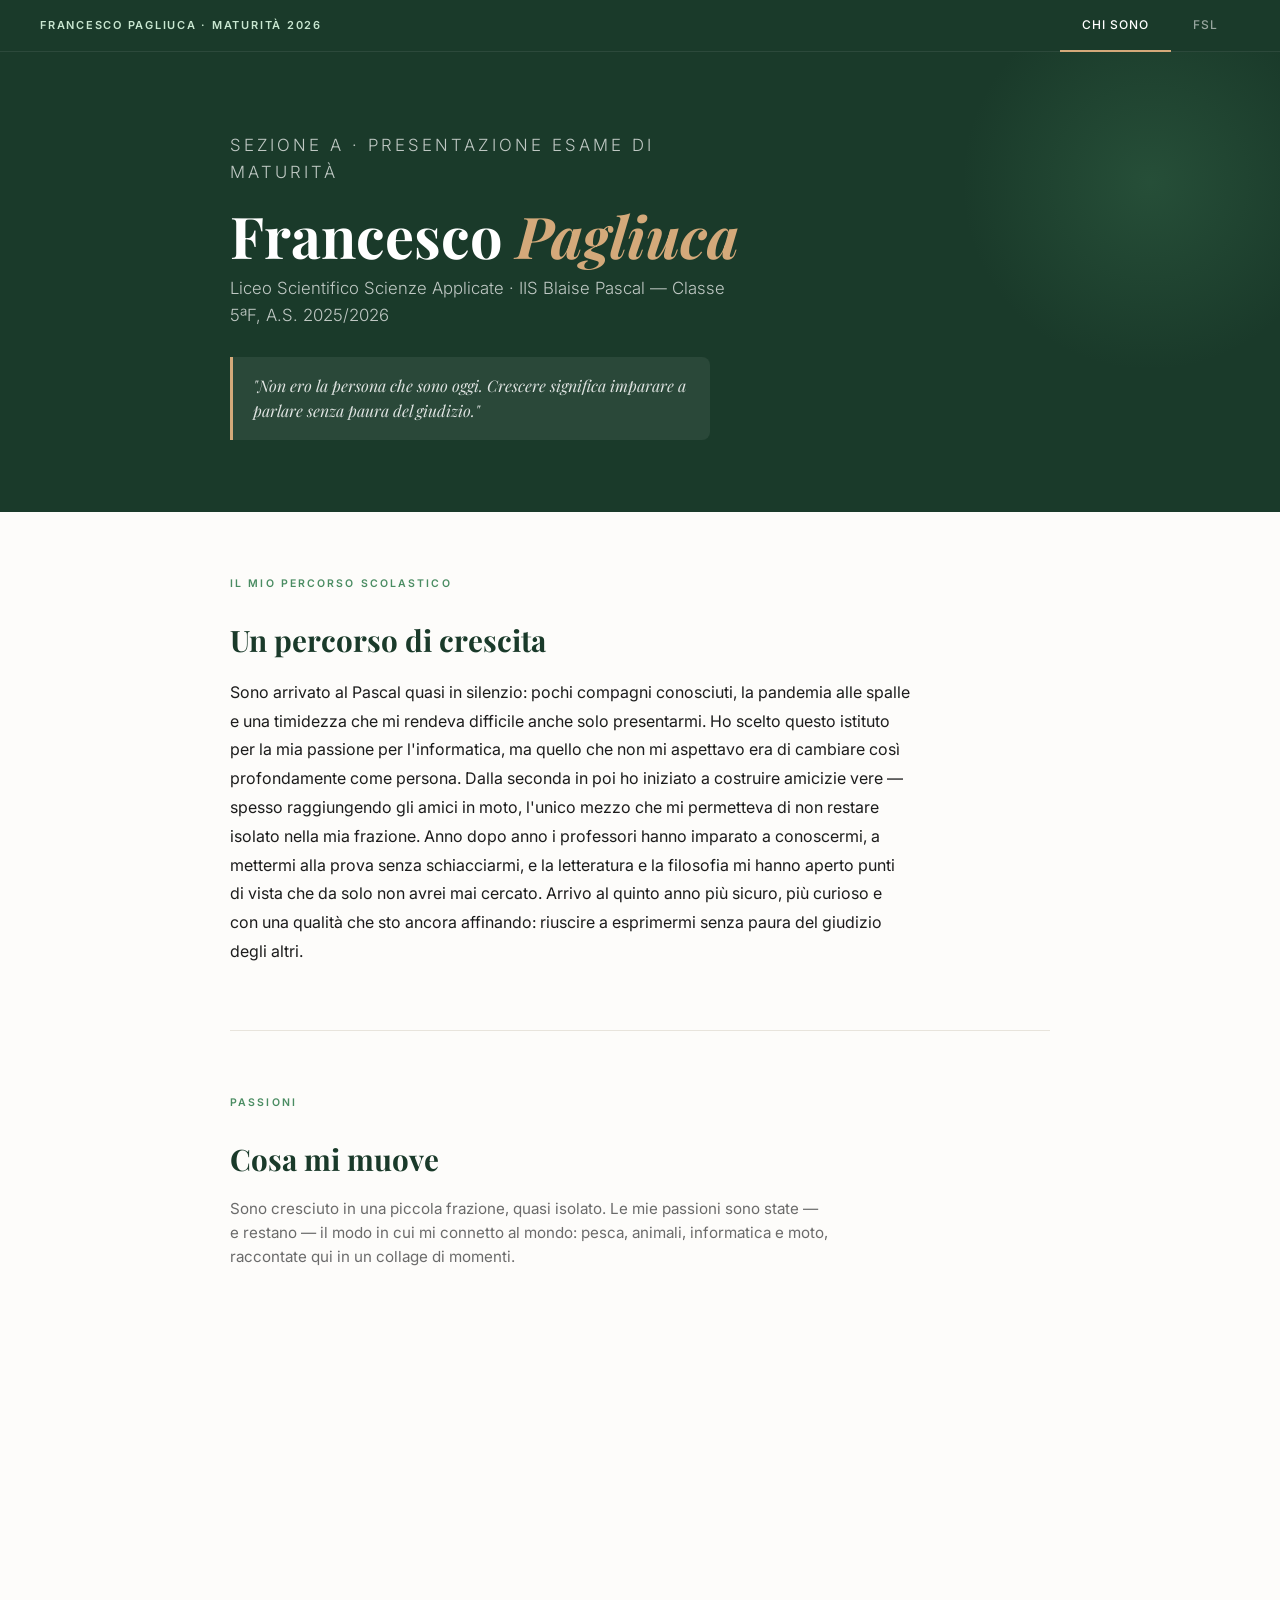
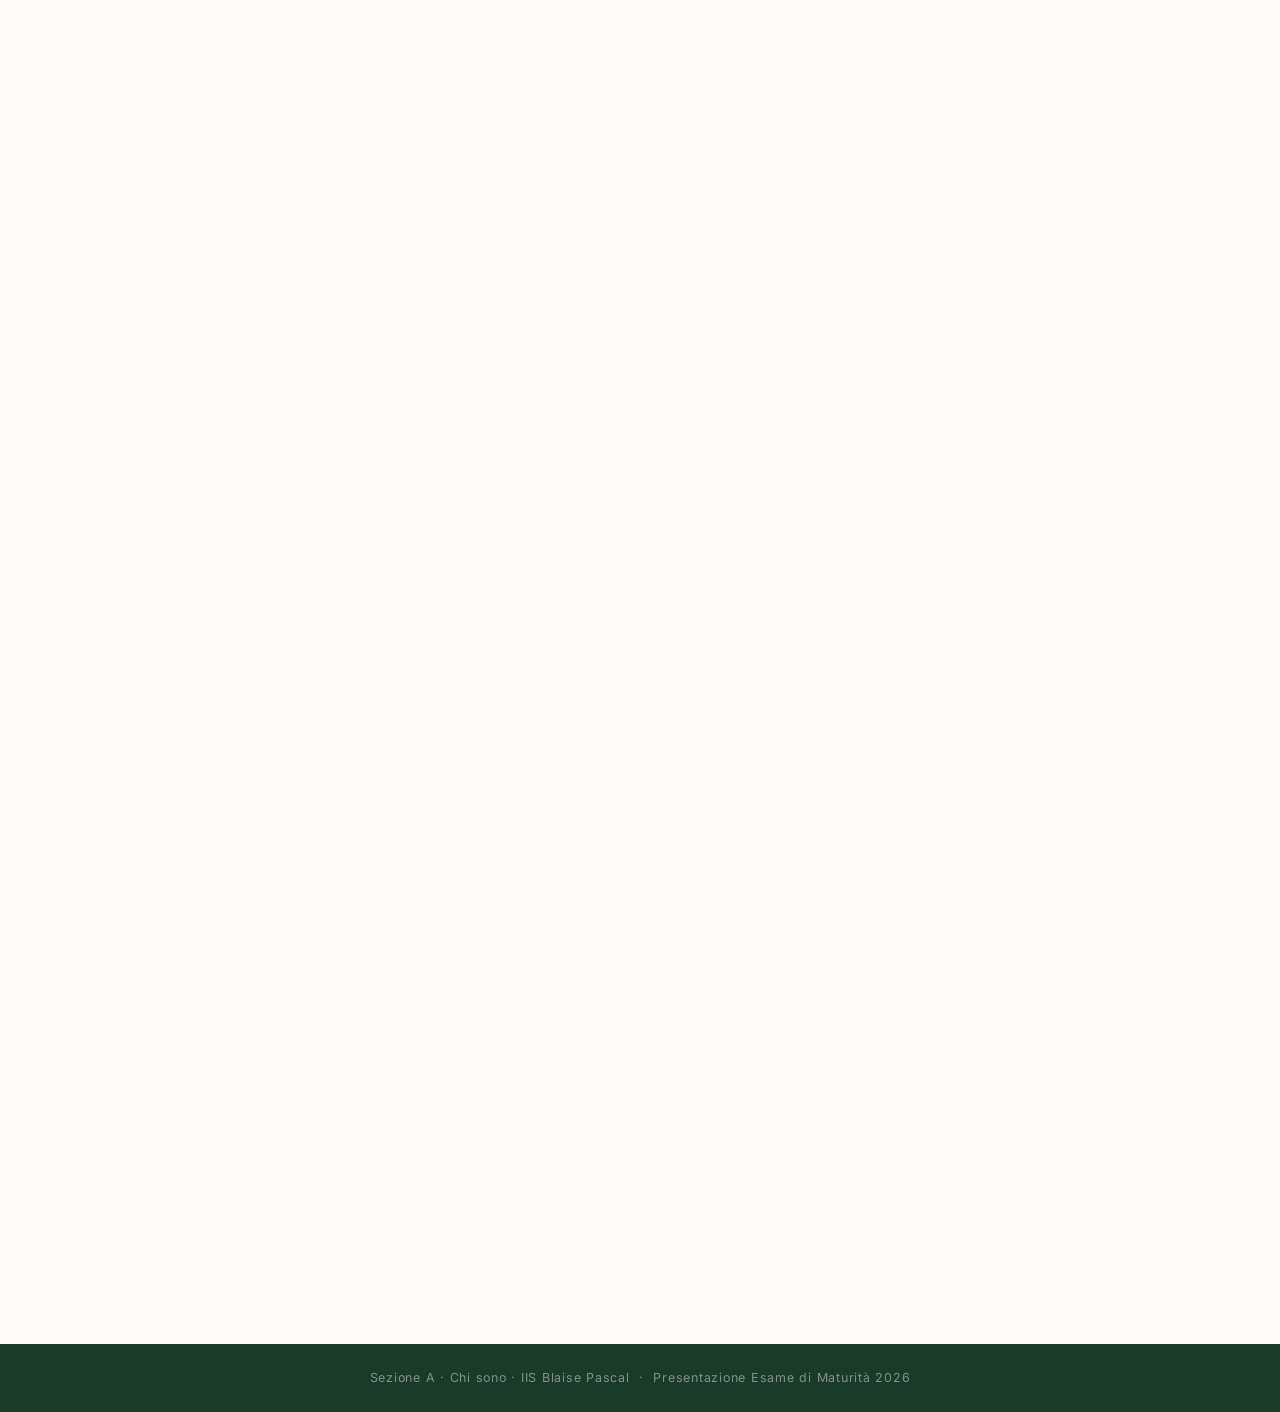
<file: index.html>
<!DOCTYPE html>
<html lang="it">
<head>
  <meta charset="UTF-8">
  <meta name="viewport" content="width=device-width, initial-scale=1.0">
  <title>Sezione A – Chi sono · Francesco Pagliuca</title>
  <link href="https://fonts.googleapis.com/css2?family=Playfair+Display:ital,wght@0,700;1,400&family=Inter:wght@300;400;500;600&display=swap" rel="stylesheet">
  <link rel="stylesheet" href="style.css">
</head>
<body>
<nav>
  <span class="nav-brand">Francesco Pagliuca · Maturità 2026</span>
  <div class="nav-links">
    <a href="chi_sono.html" class="active">Chi sono</a>
    <a href="fsl.html">FSL</a>
  </div>
</nav>
<div class="hero hero-fsl">
  <div class="container">
    <p class="hero-eyebrow">Sezione A · Presentazione Esame di Maturità</p>
    <h1>Francesco <em>Pagliuca</em></h1>
    <p>Liceo Scientifico Scienze Applicate · IIS Blaise Pascal — Classe 5ªF, A.S. 2025/2026</p>
    <div class="hero-quote">
      <p>"Non ero la persona che sono oggi. Crescere significa imparare a parlare senza paura del giudizio."</p>
    </div>
  </div>
</div>
<div class="container">
<section>
    <p class="section-label">Il mio percorso scolastico</p>
    <h2>Un percorso di crescita</h2>
    <p style="font-size: 1rem; line-height: 1.8; color: var(--text); max-width: 680px;">
      Sono arrivato al Pascal quasi in silenzio: pochi compagni conosciuti, la pandemia alle spalle e una timidezza che mi rendeva difficile anche solo presentarmi. Ho scelto questo istituto per la mia passione per l'informatica, ma quello che non mi aspettavo era di cambiare così profondamente come persona. Dalla seconda in poi ho iniziato a costruire amicizie vere — spesso raggiungendo gli amici in moto, l'unico mezzo che mi permetteva di non restare isolato nella mia frazione. Anno dopo anno i professori hanno imparato a conoscermi, a mettermi alla prova senza schiacciarmi, e la letteratura e la filosofia mi hanno aperto punti di vista che da solo non avrei mai cercato. Arrivo al quinto anno più sicuro, più curioso e con una qualità che sto ancora affinando: riuscire a esprimermi senza paura del giudizio degli altri.
    </p>
  </section>
<section>
    <p class="section-label">Passioni</p>
    <h2>Cosa mi muove</h2>
    <p class="text-muted">
      Sono cresciuto in una piccola frazione, quasi isolato. Le mie passioni sono state — e restano — il modo in cui mi connetto al mondo: pesca, animali, informatica e moto, raccontate qui in un collage di momenti.
    </p>
    <div id="mosaic" class="mosaic-wrap"></div>
  </section>

  <script>
    const photos = [
      { src: 'images/pesca_1.jpg',   w: 750,  h: 1000 },
      { src: 'images/acquario.jpg',  w: 1100, h: 619  },
      { src: 'images/moto_1.jpg',    w: 750,  h: 1000 },
      { src: 'images/lola.jpg',      w: 750,  h: 1000 },
      { src: 'images/bass.jpg',      w: 750,  h: 1000 },
      { src: 'images/pc.jpg',        w: 563,  h: 1000 },
      { src: 'images/arduino.jpg',   w: 750,  h: 1000 },
      { src: 'images/fiume.jpg',     w: 750,  h: 1000 },
      { src: 'images/ramirezi.jpg',  w: 750,  h: 1000 },
      { src: 'images/moto_2.jpg',    w: 750,  h: 1000 },
      { src: 'images/salmerino.jpg', w: 750,  h: 1000 },
      { src: 'images/salmerino2.jpg',w: 750,  h: 1000 },
      { src: 'images/balma.jpg',     w: 750,  h: 1000 },
    ];

    function buildMosaic() {
      const wrap = document.getElementById('mosaic');
      wrap.innerHTML = '';
      const totalW = wrap.clientWidth || window.innerWidth;
      const targetH = 480;
      const gap = 4;
      const maxPerRow = 3;

      function flushRow(items) {
        const gaps = (items.length - 1) * gap;
        const ratioSum = items.reduce((s, p) => s + p.w / p.h, 0);
        const rowH = (totalW - gaps) / ratioSum;

        const rowDiv = document.createElement('div');
        rowDiv.style.cssText = 'display:flex;gap:' + gap + 'px;margin-bottom:' + gap + 'px;';

        items.forEach((p) => {
          const w = rowH * (p.w / p.h);
          const img = document.createElement('img');
          img.src = p.src;
          img.alt = '';
          img.style.cssText = 'display:block;width:' + w + 'px;height:' + rowH + 'px;object-fit:cover;flex-shrink:0;border-radius:4px;';
          rowDiv.appendChild(img);
        });

        wrap.appendChild(rowDiv);
      }

      const rows = [];
      let current = [], currentRatio = 0;

      photos.forEach((p) => {
        current.push(p);
        currentRatio += p.w / p.h;
        if (current.length >= maxPerRow || currentRatio * targetH >= totalW * 0.9) {
          rows.push(current);
          current = [];
          currentRatio = 0;
        }
      });

      if (current.length > 0) {
        if (rows.length > 0 && current.length === 1) {
          rows[rows.length - 1] = rows[rows.length - 1].concat(current);
        } else {
          rows.push(current);
        }
      }

      rows.forEach((r) => flushRow(r));
    }

    if (document.readyState === 'loading') {
      document.addEventListener('DOMContentLoaded', buildMosaic);
    } else {
      buildMosaic();
    }
    window.addEventListener('resize', buildMosaic);
  </script>

</div>

<footer>
  Sezione A · Chi sono · IIS Blaise Pascal &nbsp;·&nbsp; Presentazione Esame di Maturità 2026
</footer>

</body>
</html>
</file>
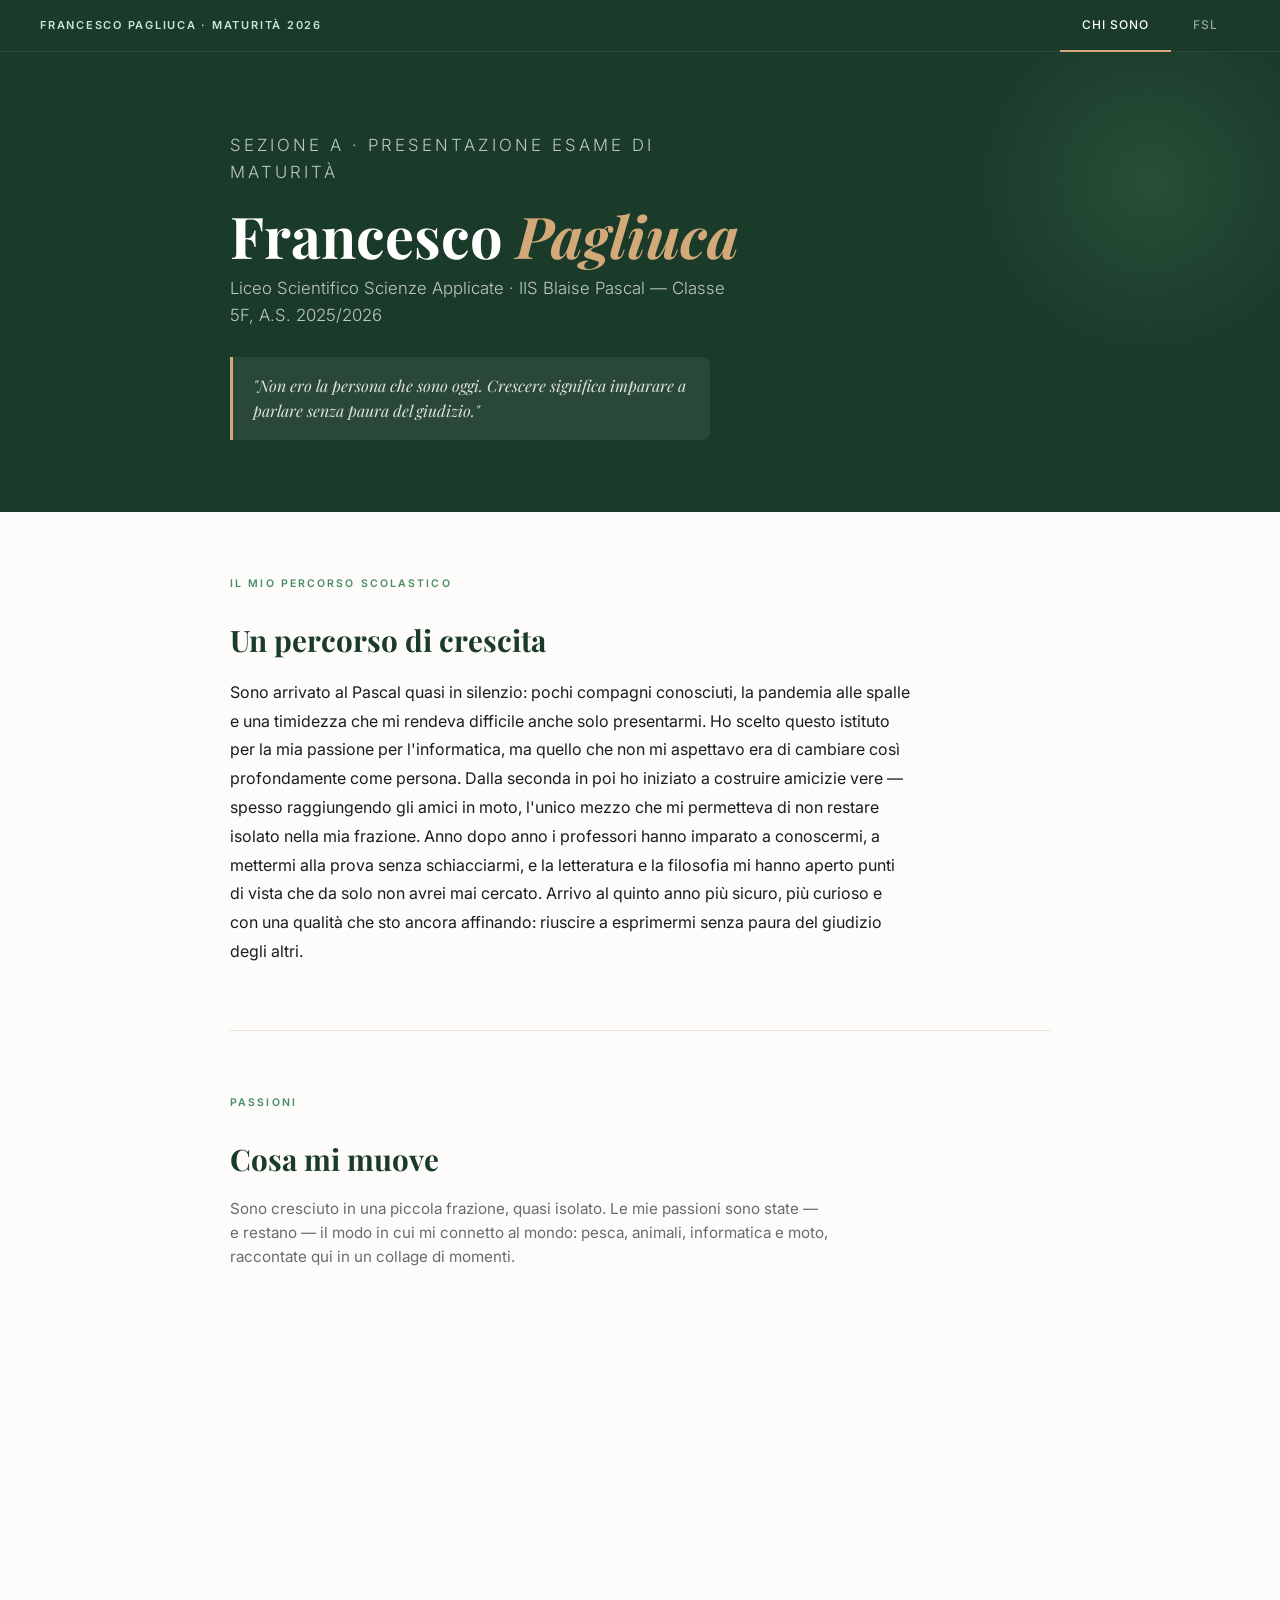
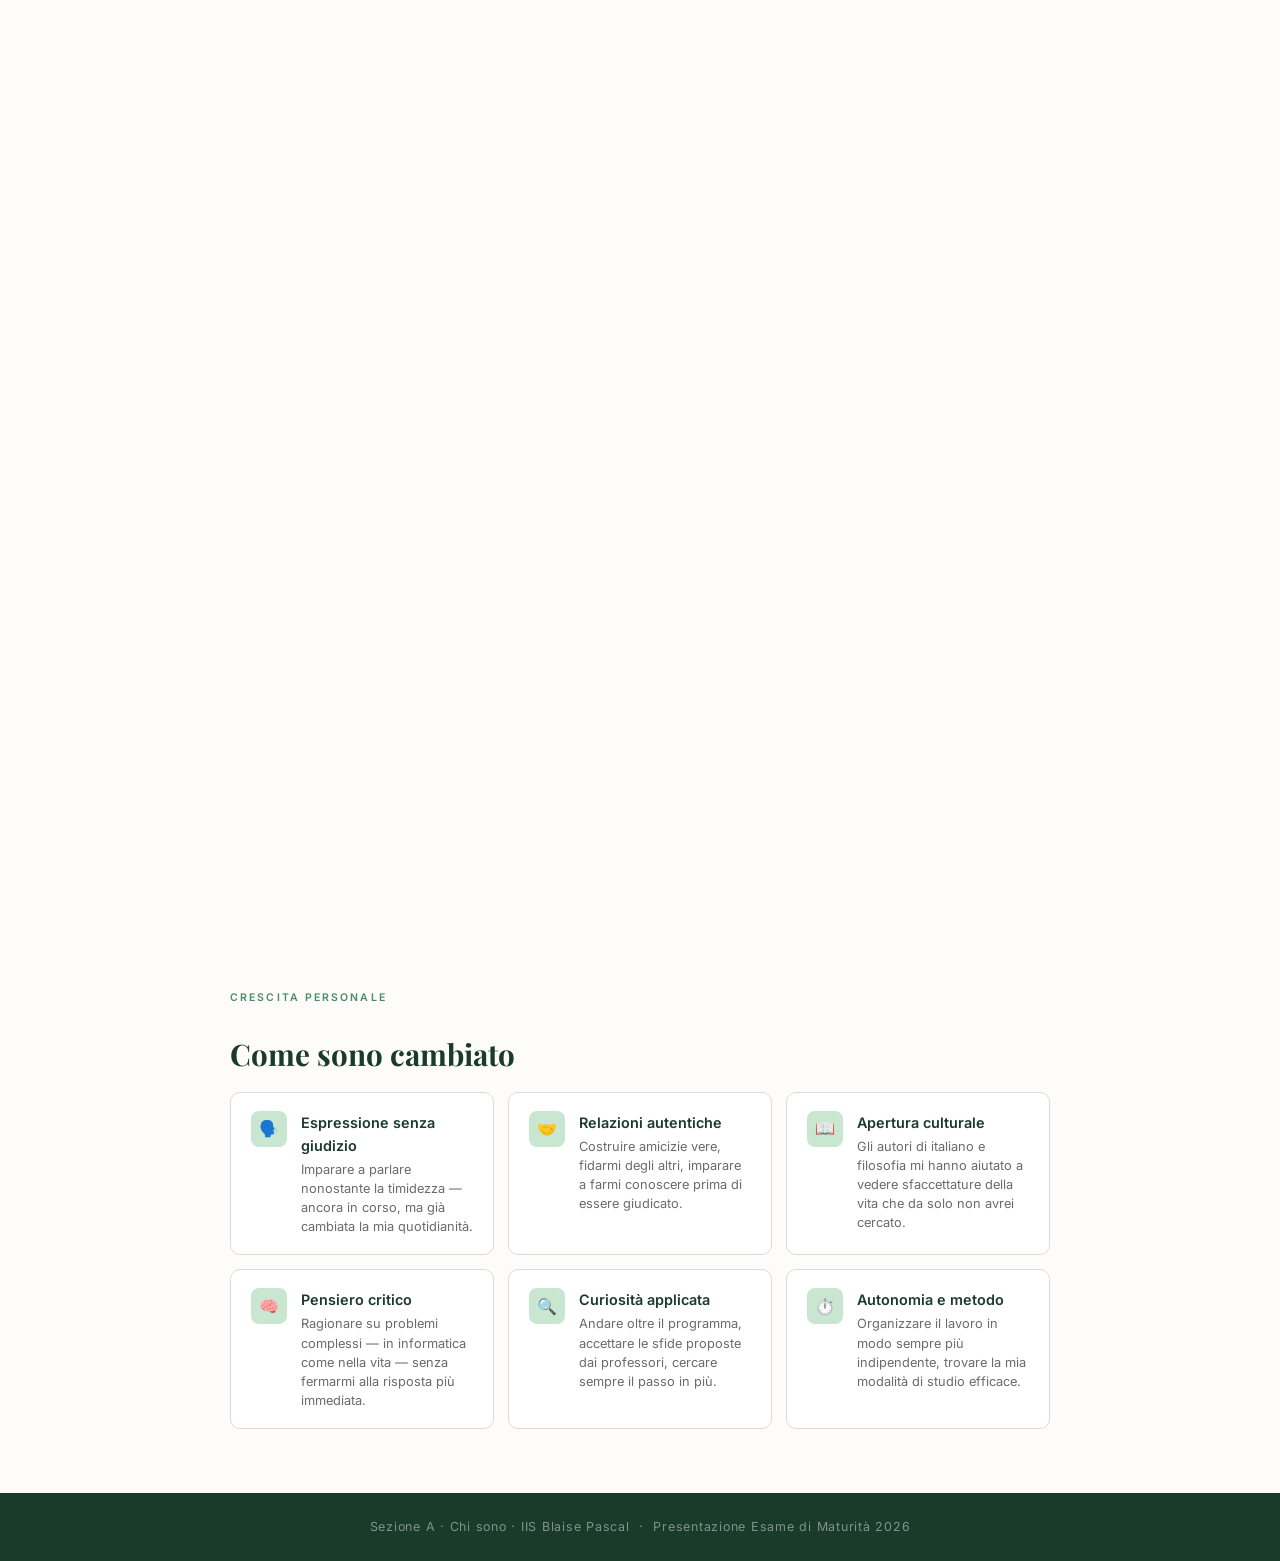
<file: chi_sono.html>
<!DOCTYPE html>
<html lang="it">
<head>
  <meta charset="UTF-8">
  <meta name="viewport" content="width=device-width, initial-scale=1.0">
  <title>Sezione A – Chi sono · Francesco Pagliuca</title>
  <link href="https://fonts.googleapis.com/css2?family=Playfair+Display:ital,wght@0,700;1,400&family=Inter:wght@300;400;500;600&display=swap" rel="stylesheet">
  <link rel="stylesheet" href="style.css">
</head>
<body>
<nav>
  <span class="nav-brand">Francesco Pagliuca · Maturità 2026</span>
  <div class="nav-links">
    <a href="chi_sono.html" class="active">Chi sono</a>
    <a href="fsl.html">FSL</a>
  </div>
</nav>
<div class="hero hero-fsl">
  <div class="container">
    <p class="hero-eyebrow">Sezione A · Presentazione Esame di Maturità</p>
    <h1>Francesco <em>Pagliuca</em></h1>
    <p>Liceo Scientifico Scienze Applicate · IIS Blaise Pascal — Classe 5F, A.S. 2025/2026</p>
    <div class="hero-quote">
      <p>"Non ero la persona che sono oggi. Crescere significa imparare a parlare senza paura del giudizio."</p>
    </div>
  </div>
</div>
<div class="container">
<section>
    <p class="section-label">Il mio percorso scolastico</p>
    <h2>Un percorso di crescita</h2>
    <p style="font-size: 1rem; line-height: 1.8; color: var(--text); max-width: 680px;">
      Sono arrivato al Pascal quasi in silenzio: pochi compagni conosciuti, la pandemia alle spalle e una timidezza che mi rendeva difficile anche solo presentarmi. Ho scelto questo istituto per la mia passione per l'informatica, ma quello che non mi aspettavo era di cambiare così profondamente come persona. Dalla seconda in poi ho iniziato a costruire amicizie vere — spesso raggiungendo gli amici in moto, l'unico mezzo che mi permetteva di non restare isolato nella mia frazione. Anno dopo anno i professori hanno imparato a conoscermi, a mettermi alla prova senza schiacciarmi, e la letteratura e la filosofia mi hanno aperto punti di vista che da solo non avrei mai cercato. Arrivo al quinto anno più sicuro, più curioso e con una qualità che sto ancora affinando: riuscire a esprimermi senza paura del giudizio degli altri.
    </p>
  </section>
<section>
    <p class="section-label">Passioni</p>
    <h2>Cosa mi muove</h2>
    <p class="text-muted">
      Sono cresciuto in una piccola frazione, quasi isolato. Le mie passioni sono state — e restano — il modo in cui mi connetto al mondo: pesca, animali, informatica e moto, raccontate qui in un collage di momenti.
    </p>
    <div id="mosaic" class="mosaic-wrap"></div>
  </section>

   <script>
    const photos = [
      { src: 'images/pesca_1.jpg',   w: 750,  h: 1000 },
      { src: 'images/acquario.jpg',  w: 1100, h: 619  },
      { src: 'images/moto_1.jpg',    w: 750,  h: 1000 },
      { src: 'images/lola.jpg',      w: 750,  h: 1000 },
      { src: 'images/bass.jpg',      w: 750,  h: 1000 },
      { src: 'images/pc.jpg',        w: 563,  h: 1000 },
      { src: 'images/arduino.jpg',   w: 750,  h: 1000 },
      { src: 'images/fiume.jpg',     w: 750,  h: 1000 },
      { src: 'images/ramirezi.jpg',  w: 750,  h: 1000 },
      { src: 'images/moto_2.jpg',    w: 750,  h: 1000 },
      { src: 'images/salmerino.jpg', w: 750,  h: 1000 },
      { src: 'images/salmerino2.jpg',w: 750,  h: 1000 },
      { src: 'images/balma.jpg',     w: 750,  h: 1000 },
    ];
 
    function buildMosaic() {
      const wrap = document.getElementById('mosaic');
      wrap.innerHTML = '';
      const totalW = wrap.clientWidth || window.innerWidth;
      const targetH = 320;
      const gap = 4;
 
      let row = [], rowRatioSum = 0;
 
      function flushRow(items, last) {
        const gaps = (items.length - 1) * gap;
        const ratioSum = items.reduce((s, p) => s + p.w / p.h, 0);
        const rowH = (totalW - gaps) / ratioSum;
 
        const rowDiv = document.createElement('div');
        rowDiv.style.cssText = 'display:flex;gap:' + gap + 'px;margin-bottom:' + gap + 'px;';
 
        items.forEach((p) => {
          const w = rowH * (p.w / p.h);
          const img = document.createElement('img');
          img.src = p.src;
          img.alt = '';
          img.style.cssText = 'display:block;width:' + w + 'px;height:' + rowH + 'px;object-fit:cover;flex-shrink:0;border-radius:4px;';
          rowDiv.appendChild(img);
        });
 
        wrap.appendChild(rowDiv);
      }
 
      const rows = [];
      let current = [], currentRatio = 0;
 
      photos.forEach((p) => {
        current.push(p);
        currentRatio += p.w / p.h;
        if (currentRatio * targetH >= totalW * 0.85) {
          rows.push(current);
          current = [];
          currentRatio = 0;
        }
      });
 
      // Se rimangono foto, le uniamo all'ultima riga invece di lasciarle sole
      if (current.length > 0) {
        if (rows.length > 0 && current.length <= 2) {
          rows[rows.length - 1] = rows[rows.length - 1].concat(current);
        } else {
          rows.push(current);
        }
      }
 
      rows.forEach((r) => flushRow(r));
    }
 
    if (document.readyState === 'loading') {
      document.addEventListener('DOMContentLoaded', buildMosaic);
    } else {
      buildMosaic();
    }
    window.addEventListener('resize', buildMosaic);
  </script>
<section>
    <p class="section-label">Crescita personale</p>
    <h2>Come sono cambiato</h2>
    <div class="skills-grid">
      <div class="skill-item">
        <div class="skill-icon">🗣️</div>
        <div>
          <div class="skill-name">Espressione senza giudizio</div>
          <div class="skill-desc">Imparare a parlare nonostante la timidezza — ancora in corso, ma già cambiata la mia quotidianità.</div>
        </div>
      </div>
      <div class="skill-item">
        <div class="skill-icon">🤝</div>
        <div>
          <div class="skill-name">Relazioni autentiche</div>
          <div class="skill-desc">Costruire amicizie vere, fidarmi degli altri, imparare a farmi conoscere prima di essere giudicato.</div>
        </div>
      </div>
      <div class="skill-item">
        <div class="skill-icon">📖</div>
        <div>
          <div class="skill-name">Apertura culturale</div>
          <div class="skill-desc">Gli autori di italiano e filosofia mi hanno aiutato a vedere sfaccettature della vita che da solo non avrei cercato.</div>
        </div>
      </div>
      <div class="skill-item">
        <div class="skill-icon">🧠</div>
        <div>
          <div class="skill-name">Pensiero critico</div>
          <div class="skill-desc">Ragionare su problemi complessi — in informatica come nella vita — senza fermarmi alla risposta più immediata.</div>
        </div>
      </div>
      <div class="skill-item">
        <div class="skill-icon">🔍</div>
        <div>
          <div class="skill-name">Curiosità applicata</div>
          <div class="skill-desc">Andare oltre il programma, accettare le sfide proposte dai professori, cercare sempre il passo in più.</div>
        </div>
      </div>
      <div class="skill-item">
        <div class="skill-icon">⏱️</div>
        <div>
          <div class="skill-name">Autonomia e metodo</div>
          <div class="skill-desc">Organizzare il lavoro in modo sempre più indipendente, trovare la mia modalità di studio efficace.</div>
        </div>
      </div>
    </div>
  </section>

</div>

<footer>
  Sezione A · Chi sono · IIS Blaise Pascal &nbsp;·&nbsp; Presentazione Esame di Maturità 2026
</footer>

</body>
</html>
</file>
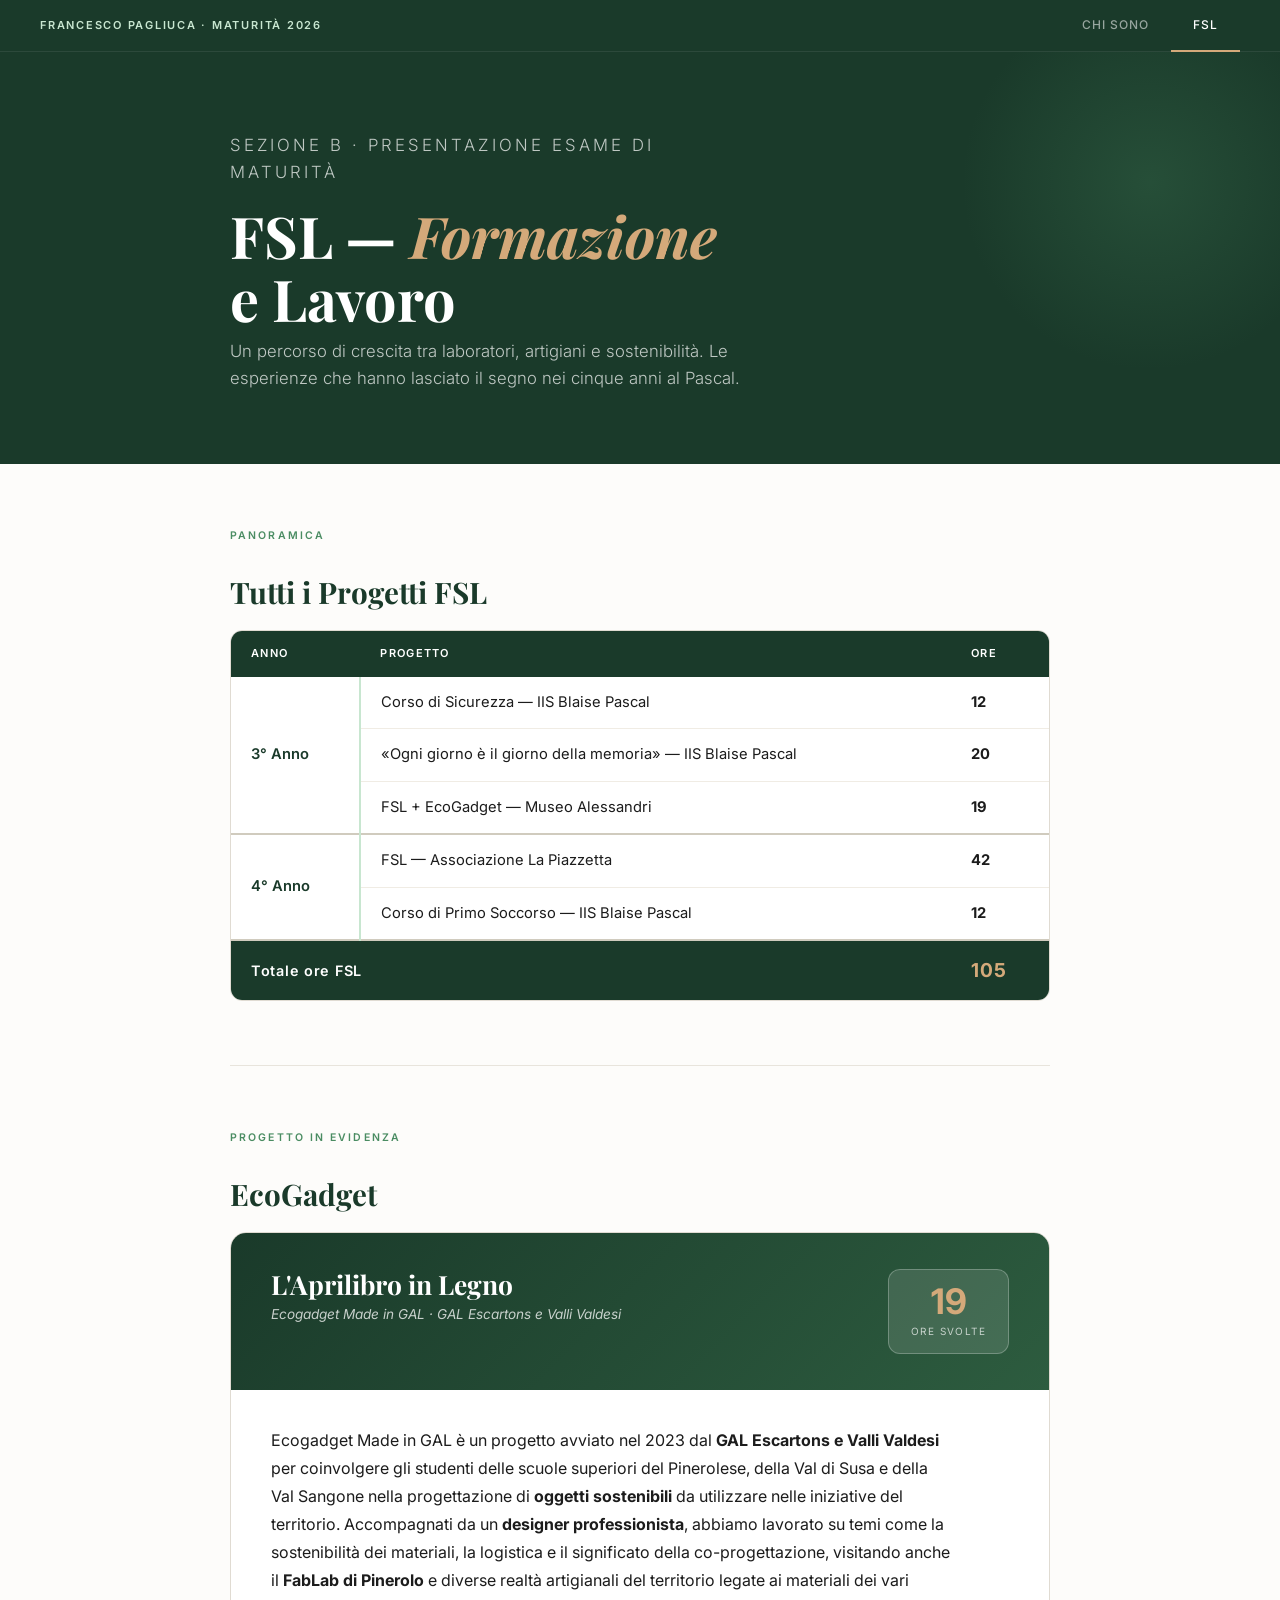
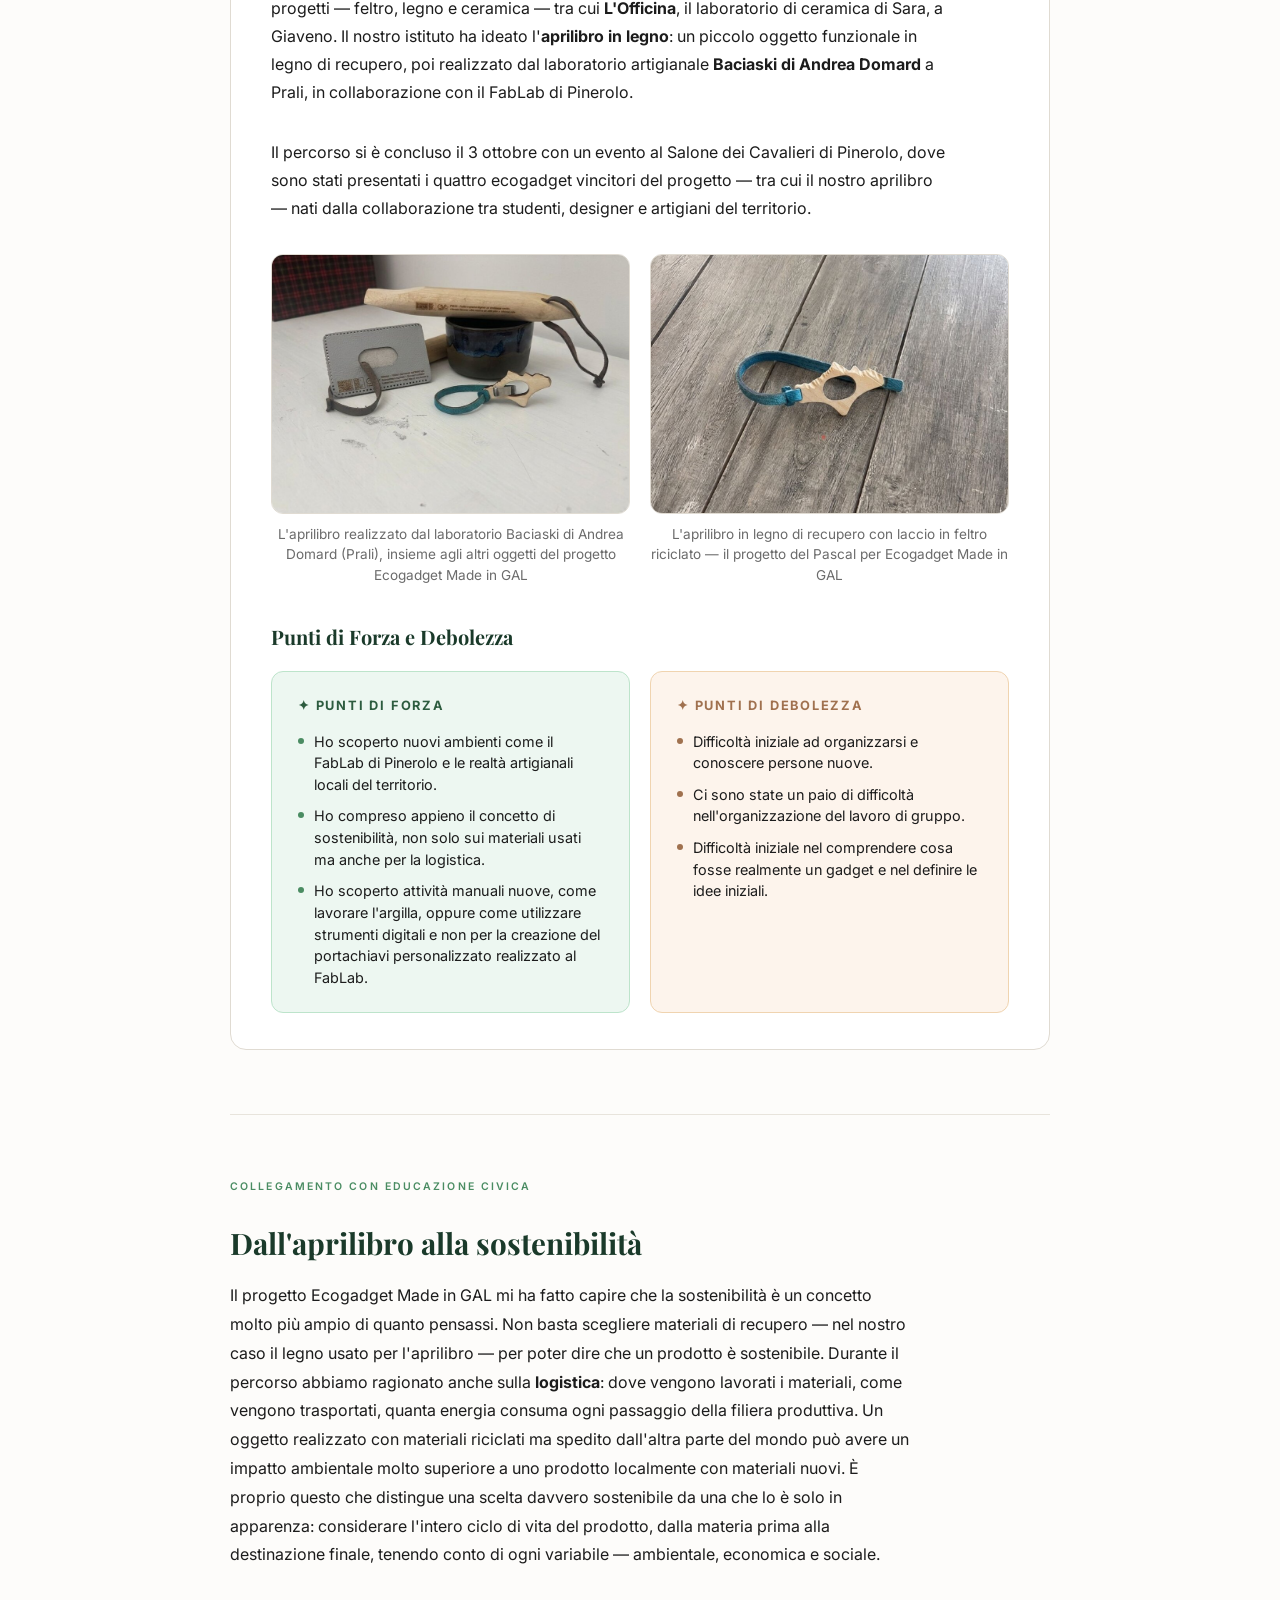
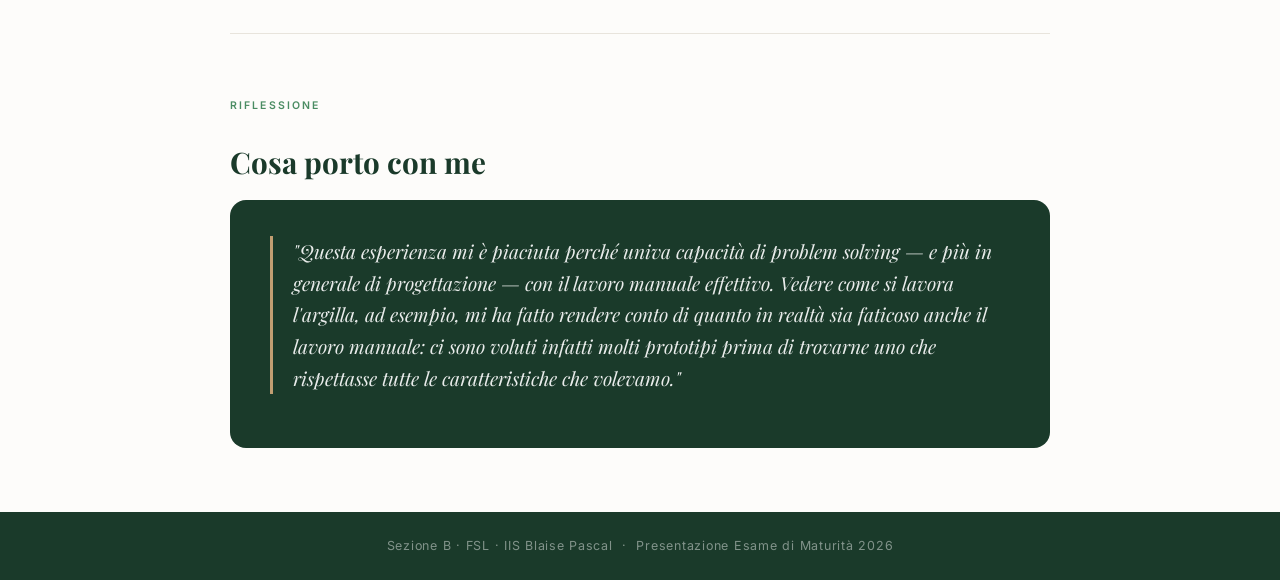
<file: fsl.html>
<!DOCTYPE html>
<html lang="it">
<head>
  <meta charset="UTF-8">
  <meta name="viewport" content="width=device-width, initial-scale=1.0">
  <title>Sezione B – FSL · Francesco Pagliuca</title>
  <link href="https://fonts.googleapis.com/css2?family=Playfair+Display:ital,wght@0,700;1,400&family=Inter:wght@300;400;500;600&display=swap" rel="stylesheet">
  <link rel="stylesheet" href="style.css">
</head>
<body>
<nav>
  <span class="nav-brand">Francesco Pagliuca · Maturità 2026</span>
  <div class="nav-links">
    <a href="index.html">Chi sono</a>
    <a href="fsl.html" class="active">FSL</a>
  </div>
</nav>
<div class="hero hero-fsl">
  <div class="container">
    <p class="hero-eyebrow">Sezione B · Presentazione Esame di Maturità</p>
    <h1>FSL — <em>Formazione</em><br>e Lavoro</h1>
    <p>Un percorso di crescita tra laboratori, artigiani e sostenibilità. Le esperienze che hanno lasciato il segno nei cinque anni al Pascal.</p>
  </div>
</div>
<div class="container">
<section>
    <p class="section-label">Panoramica</p>
    <h2>Tutti i Progetti FSL</h2>
 
    <div class="table-wrap">
      <table>
        <thead>
          <tr>
            <th>Anno</th>
            <th>Progetto</th>
            <th>Ore</th>
          </tr>
        </thead>
        <tbody>
          <tr>
            <td rowspan="3" class="year-cell">3° Anno</td>
            <td>Corso di Sicurezza — IIS Blaise Pascal</td>
            <td><strong>12</strong></td>
          </tr>
          <tr>
            <td>«Ogni giorno è il giorno della memoria» — IIS Blaise Pascal</td>
            <td><strong>20</strong></td>
          </tr>
          <tr class="year-end">
            <td>FSL + EcoGadget — Museo Alessandri</td>
            <td><strong>19</strong></td>
          </tr>
          <tr>
            <td rowspan="2" class="year-cell">4° Anno</td>
            <td>FSL — Associazione La Piazzetta</td>
            <td><strong>42</strong></td>
          </tr>
          <tr class="year-end">
            <td>Corso di Primo Soccorso — IIS Blaise Pascal</td>
            <td><strong>12</strong></td>
          </tr>
        </tbody>
        <tfoot>
          <tr>
            <td colspan="2">Totale ore FSL</td>
            <td class="total-value">105</td>
          </tr>
        </tfoot>
      </table>
    </div>
  </section>
<section>
    <p class="section-label">Progetto in Evidenza</p>
    <h2>EcoGadget</h2>

    <div class="project-card">
      <div class="card-header">
        <div>
          <h3>
            L'Aprilibro in Legno
            <span>Ecogadget Made in GAL · GAL Escartons e Valli Valdesi</span>
          </h3>
        </div>
        <div class="hours-badge">
          <div class="num">19</div>
          <div class="lbl">ore svolte</div>
        </div>
      </div>

      <div class="card-body">
        <p class="desc-text">
          Ecogadget Made in GAL è un progetto avviato nel 2023 dal <strong>GAL Escartons e Valli Valdesi</strong> per coinvolgere gli studenti delle scuole superiori del Pinerolese, della Val di Susa e della Val Sangone nella progettazione di <strong>oggetti sostenibili</strong> da utilizzare nelle iniziative del territorio. Accompagnati da un <strong>designer professionista</strong>, abbiamo lavorato su temi come la sostenibilità dei materiali, la logistica e il significato della co-progettazione, visitando anche il <strong>FabLab di Pinerolo</strong> e diverse realtà artigianali del territorio legate ai materiali dei vari progetti — feltro, legno e ceramica — tra cui <strong>L'Officina</strong>, il laboratorio di ceramica di Sara, a Giaveno. Il nostro istituto ha ideato l'<strong>aprilibro in legno</strong>: un piccolo oggetto funzionale in legno di recupero, poi realizzato dal laboratorio artigianale <strong>Baciaski di Andrea Domard</strong> a Prali, in collaborazione con il FabLab di Pinerolo.
        </p>
        <p class="desc-text">
          Il percorso si è concluso il 3 ottobre con un evento al Salone dei Cavalieri di Pinerolo, dove sono stati presentati i quattro ecogadget vincitori del progetto — tra cui il nostro aprilibro — nati dalla collaborazione tra studenti, designer e artigiani del territorio.
        </p>
<div class="img-grid">
          <figure class="img-figure">
            <img src="images/gadget.jpg">
            <figcaption>L'aprilibro realizzato dal laboratorio Baciaski di Andrea Domard (Prali), insieme agli altri oggetti del progetto Ecogadget Made in GAL</figcaption>
          </figure>
          <figure class="img-figure">
            <img src="images/aprilibro.jpg">
            <figcaption>L'aprilibro in legno di recupero con laccio in feltro riciclato — il progetto del Pascal per Ecogadget Made in GAL</figcaption>
          </figure>
        </div>
<h3>Punti di Forza e Debolezza</h3>
        <div class="swot-grid">
          <div class="swot-card strength">
            <h4>✦ Punti di Forza</h4>
            <ul class="swot-list">
              <li>Ho scoperto nuovi ambienti come il FabLab di Pinerolo e le realtà artigianali locali del territorio.</li>
              <li>Ho compreso appieno il concetto di sostenibilità, non solo sui materiali usati ma anche per la logistica.</li>
              <li>Ho scoperto attività manuali nuove, come lavorare l'argilla, oppure come utilizzare strumenti digitali e non per la creazione del portachiavi personalizzato realizzato al FabLab.</li>
            </ul>
          </div>
          <div class="swot-card weakness">
            <h4>✦ Punti di Debolezza</h4>
            <ul class="swot-list">
              <li>Difficoltà iniziale ad organizzarsi e conoscere persone nuove.</li>
              <li>Ci sono state un paio di difficoltà nell'organizzazione del lavoro di gruppo.</li>
              <li>Difficoltà iniziale nel comprendere cosa fosse realmente un gadget e nel definire le idee iniziali.</li>
            </ul>
          </div>
        </div>

      </div>
    </div>
  </section>

  <section>
    <p class="section-label">Collegamento con Educazione Civica</p>
    <h2>Dall'aprilibro alla sostenibilità</h2>
    <p style="font-size: 1rem; line-height: 1.8; color: var(--text); max-width: 680px;">
      Il progetto Ecogadget Made in GAL mi ha fatto capire che la sostenibilità è un concetto molto più ampio di quanto pensassi. Non basta scegliere materiali di recupero — nel nostro caso il legno usato per l'aprilibro — per poter dire che un prodotto è sostenibile. Durante il percorso abbiamo ragionato anche sulla <strong>logistica</strong>: dove vengono lavorati i materiali, come vengono trasportati, quanta energia consuma ogni passaggio della filiera produttiva. Un oggetto realizzato con materiali riciclati ma spedito dall'altra parte del mondo può avere un impatto ambientale molto superiore a uno prodotto localmente con materiali nuovi. È proprio questo che distingue una scelta davvero sostenibile da una che lo è solo in apparenza: considerare l'intero ciclo di vita del prodotto, dalla materia prima alla destinazione finale, tenendo conto di ogni variabile — ambientale, economica e sociale.
    </p>
  </section>

  <section>
    <p class="section-label">Riflessione</p>
    <h2>Cosa porto con me</h2>
    <div class="reflection-box">
      <blockquote>
        "Questa esperienza mi è piaciuta perché univa capacità di problem solving — e più in generale di progettazione — con il lavoro manuale effettivo. Vedere come si lavora l'argilla, ad esempio, mi ha fatto rendere conto di quanto in realtà sia faticoso anche il lavoro manuale: ci sono voluti infatti molti prototipi prima di trovarne uno che rispettasse tutte le caratteristiche che volevamo."
      </blockquote>
    </div>
  </section>

</div>

<footer>
  Sezione B · FSL · IIS Blaise Pascal &nbsp;·&nbsp; Presentazione Esame di Maturità 2026
</footer>

</body>
</html>
</file>
<file: style.css>
:root {
  --green-deep:  #1a3a2a;
  --green-mid:   #2d5c3f;
  --green-soft:  #4a8c62;
  --green-pale:  #c8e6d0;
  --cream:       #f7f4ee;
  --warm-white:  #fdfcfa;
  --wood:        #a0714f;
  --wood-light:  #d4a97a;
  --text:        #1c1c1c;
  --text-muted:  #6b6b6b;
}

* { margin: 0; padding: 0; box-sizing: border-box; }

body {
  font-family: 'Inter', sans-serif;
  background: var(--warm-white);
  color: var(--text);
  font-size: 16px;
  line-height: 1.6;
}

nav {
  background: var(--green-deep);
  border-bottom: 1px solid rgba(255,255,255,0.08);
  padding: 0 40px;
  display: flex;
  align-items: center;
  height: 52px;
}

.nav-brand {
  font-size: 11px;
  font-weight: 600;
  letter-spacing: 0.16em;
  text-transform: uppercase;
  color: var(--green-pale);
  margin-right: auto;
}

.nav-links { display: flex; }

.nav-links a {
  display: inline-flex;
  align-items: center;
  height: 52px;
  padding: 0 22px;
  font-size: 12px;
  font-weight: 500;
  letter-spacing: 0.08em;
  text-transform: uppercase;
  color: rgba(255,255,255,0.55);
  text-decoration: none;
  transition: color 0.2s, background 0.2s;
  border-bottom: 2px solid transparent;
}

.nav-links a:hover {
  color: rgba(255,255,255,0.9);
  background: rgba(255,255,255,0.04);
}

.nav-links a.active {
  color: white;
  border-bottom-color: var(--wood-light);
}

.hero {
  background: var(--green-deep);
  color: white;
  position: relative;
  overflow: hidden;
}

.hero::before {
  content: '';
  position: absolute;
  top: -60px; right: -60px;
  width: 380px; height: 380px;
  border-radius: 50%;
  background: radial-gradient(circle, rgba(74,140,98,0.25) 0%, transparent 70%);
  pointer-events: none;
}

.hero-fsl {
  padding: 80px 48px 72px;
}

.hero-eyebrow {
  font-size: 11px;
  font-weight: 600;
  letter-spacing: 0.18em;
  text-transform: uppercase;
  color: var(--green-pale);
  margin-bottom: 18px;
}

.hero h1 {
  font-family: 'Playfair Display', serif;
  font-size: clamp(2.2rem, 4.5vw, 3.6rem);
  font-weight: 700;
  line-height: 1.1;
  margin-bottom: 8px;
}

.hero h1 em {
  font-style: italic;
  color: var(--wood-light);
}

.hero p {
  font-size: 1.05rem;
  color: rgba(255,255,255,0.72);
  max-width: 520px;
  font-weight: 300;
}

.hero-quote {
  max-width: 480px;
  background: rgba(255,255,255,0.07);
  border-left: 3px solid var(--wood-light);
  border-radius: 0 8px 8px 0;
  padding: 16px 20px;
  margin-top: 28px;
}

.hero-quote p {
  font-family: 'Playfair Display', serif;
  font-style: italic;
  font-size: 1rem;
  color: rgba(255,255,255,0.85);
  line-height: 1.6;
}

.container {
  max-width: 900px;
  margin: 0 auto;
  padding: 0 40px;
}

section { padding: 64px 0; }
section + section { border-top: 1px solid #e8e4dc; }

.section-label {
  font-size: 10.5px;
  font-weight: 600;
  letter-spacing: 0.2em;
  text-transform: uppercase;
  color: var(--green-soft);
  margin-bottom: 28px;
}

h2 {
  font-family: 'Playfair Display', serif;
  font-size: 1.85rem;
  font-weight: 700;
  margin-bottom: 20px;
  color: var(--green-deep);
  line-height: 1.25;
}

h3 {
  font-family: 'Playfair Display', serif;
  font-size: 1.25rem;
  color: var(--green-deep);
  margin-bottom: 18px;
}

.text-muted {
  color: var(--text-muted);
  font-size: 0.95rem;
  margin-bottom: 24px;
  max-width: 600px;
}

.timeline {
  position: relative;
  margin-top: 8px;
  padding-left: 28px;
}

.timeline::before {
  content: '';
  position: absolute;
  left: 6px; top: 8px; bottom: 8px;
  width: 2px;
  background: linear-gradient(to bottom, var(--green-pale), var(--green-mid), var(--green-deep));
  border-radius: 2px;
}

.timeline-item {
  position: relative;
  padding: 0 0 40px 24px;
}

.timeline-item:last-child { padding-bottom: 0; }

.timeline-dot {
  position: absolute;
  left: -28px; top: 4px;
  width: 14px; height: 14px;
  border-radius: 50%;
  border: 2px solid var(--green-soft);
  background: var(--warm-white);
}

.timeline-dot.filled {
  background: var(--green-deep);
  border-color: var(--green-deep);
}

.timeline-year {
  font-size: 10.5px;
  font-weight: 700;
  letter-spacing: 0.16em;
  text-transform: uppercase;
  color: var(--green-soft);
  margin-bottom: 6px;
}

.timeline-title {
  font-family: 'Playfair Display', serif;
  font-size: 1.05rem;
  font-weight: 700;
  color: var(--green-deep);
  margin-bottom: 6px;
}

.timeline-text {
  font-size: 0.93rem;
  color: var(--text-muted);
  line-height: 1.65;
  max-width: 620px;
}

.skills-grid {
  display: grid;
  grid-template-columns: repeat(auto-fill, minmax(230px, 1fr));
  gap: 14px;
  margin-top: 8px;
}

.skill-item {
  background: white;
  border: 1px solid #e0dbd2;
  border-radius: 10px;
  padding: 18px 20px;
  display: flex;
  gap: 14px;
  align-items: flex-start;
}

.skill-icon {
  width: 36px; height: 36px;
  border-radius: 8px;
  background: var(--green-pale);
  flex-shrink: 0;
  display: flex;
  align-items: center;
  justify-content: center;
  font-size: 16px;
}

.skill-name {
  font-weight: 600;
  font-size: 0.9rem;
  color: var(--green-deep);
  margin-bottom: 3px;
}

.skill-desc {
  font-size: 0.8rem;
  color: var(--text-muted);
  line-height: 1.5;
}

.table-wrap {
  overflow: hidden;
  border-radius: 12px;
  border: 1px solid #e0dbd2;
  margin-top: 12px;
}

table { width: 100%; border-collapse: collapse; background: white; }

thead { background: var(--green-deep); color: white; }

thead th {
  padding: 14px 20px;
  text-align: left;
  font-size: 11px;
  font-weight: 600;
  letter-spacing: 0.12em;
  text-transform: uppercase;
}

tbody tr { border-bottom: 1px solid #f0ece4; }
tbody tr:last-child { border-bottom: none; }
tbody tr:hover { background: var(--cream); }

tbody td {
  padding: 14px 20px;
  font-size: 0.92rem;
  color: var(--text);
}

td.year-cell {
  font-weight: 600;
  color: var(--green-deep);
  vertical-align: middle;
  border-right: 2px solid var(--green-pale);
}

tbody tr.year-end { border-bottom: 2px solid #d0cbbe; }

tfoot tr {
  background: var(--green-deep);
  color: white;
}

tfoot td {
  padding: 14px 20px;
  font-weight: 600;
  font-size: 0.9rem;
  letter-spacing: 0.05em;
}

tfoot td.total-value {
  font-size: 1.2rem;
  font-weight: 700;
  color: var(--wood-light);
}

.badge {
  display: inline-block;
  font-size: 10px;
  font-weight: 600;
  letter-spacing: 0.08em;
  text-transform: uppercase;
  padding: 3px 9px;
  border-radius: 20px;
  background: var(--green-pale);
  color: var(--green-deep);
}

.badge.wood { background: #f0e0cc; color: #7a4f2a; }
.badge.highlight { background: var(--green-mid); color: white; }

.project-card {
  background: white;
  border: 1px solid #e0dbd2;
  border-radius: 16px;
  overflow: hidden;
  margin-top: 12px;
}

.card-header {
  background: linear-gradient(135deg, var(--green-deep) 0%, var(--green-mid) 100%);
  padding: 36px 40px;
  color: white;
  display: flex;
  justify-content: space-between;
  align-items: flex-start;
  gap: 24px;
  flex-wrap: wrap;
}

.card-header h3 {
  font-family: 'Playfair Display', serif;
  font-size: 1.65rem;
  font-weight: 700;
  line-height: 1.2;
  max-width: 440px;
  color: white;
  margin-bottom: 0;
}

.card-header h3 span {
  display: block;
  font-size: 0.85rem;
  font-style: italic;
  font-weight: 400;
  opacity: 0.75;
  margin-top: 6px;
  font-family: 'Inter', sans-serif;
}

.hours-badge {
  flex-shrink: 0;
  text-align: center;
  background: rgba(255,255,255,0.12);
  border: 1px solid rgba(255,255,255,0.25);
  border-radius: 12px;
  padding: 14px 22px;
}

.hours-badge .num {
  font-size: 2.2rem;
  font-weight: 700;
  line-height: 1;
  color: var(--wood-light);
}

.hours-badge .lbl {
  font-size: 10px;
  letter-spacing: 0.14em;
  text-transform: uppercase;
  opacity: 0.7;
  margin-top: 4px;
}

.card-body { padding: 36px 40px; }

.desc-text {
  font-size: 1rem;
  color: var(--text);
  line-height: 1.75;
  max-width: 680px;
  margin-bottom: 32px;
}

.img-grid {
  display: grid;
  grid-template-columns: 1fr 1fr;
  gap: 20px;
  margin-bottom: 36px;
}

.img-figure {
  margin: 0;
  display: flex;
  flex-direction: column;
}

.img-figure img {
  width: 100%;
  height: 260px;
  object-fit: cover;
  border-radius: 12px;
  border: 1px solid #e0dbd2;
  display: block;
}

.img-figure figcaption {
  margin-top: 10px;
  font-size: 0.85rem;
  color: var(--text-muted);
  line-height: 1.5;
  text-align: center;
}

.swot-grid {
  display: grid;
  grid-template-columns: 1fr 1fr;
  gap: 20px;
  margin-top: 8px;
}

.swot-card { border-radius: 12px; padding: 24px 26px; }
.swot-card.strength { background: #edf7f1; border: 1px solid #bde4cb; }
.swot-card.weakness { background: #fdf4ec; border: 1px solid #f0d4b0; }

.swot-card h4 {
  font-size: 0.8rem;
  font-weight: 700;
  letter-spacing: 0.14em;
  text-transform: uppercase;
  margin-bottom: 14px;
}

.swot-card.strength h4 { color: var(--green-mid); }
.swot-card.weakness h4 { color: var(--wood); }

.swot-list {
  list-style: none;
  display: flex;
  flex-direction: column;
  gap: 10px;
}

.swot-list li {
  font-size: 0.9rem;
  line-height: 1.5;
  display: flex;
  gap: 10px;
  align-items: flex-start;
}

.swot-list li::before {
  content: '';
  width: 6px; height: 6px;
  border-radius: 50%;
  margin-top: 7px;
  flex-shrink: 0;
}

.swot-card.strength .swot-list li::before { background: var(--green-soft); }
.swot-card.weakness .swot-list li::before { background: var(--wood); }
.swot-list li.placeholder { color: #b0a898; font-style: italic; }

.reflection-box {
  background: var(--green-deep);
  color: white;
  border-radius: 16px;
  padding: 36px 40px;
  margin-top: 12px;
}

.reflection-box blockquote {
  font-family: 'Playfair Display', serif;
  font-size: 1.2rem;
  font-style: italic;
  line-height: 1.65;
  opacity: 0.9;
  border-left: 3px solid var(--wood-light);
  padding-left: 20px;
  margin-bottom: 18px;
}

.reflection-box p {
  font-size: 0.9rem;
  opacity: 0.55;
  font-weight: 300;
}

.foto-slot {
  border-radius: 14px;
  overflow: hidden;
  aspect-ratio: 4 / 3;
  background: var(--cream);
  border: 2px dashed #c8c2b5;
  display: flex;
  flex-direction: column;
  align-items: center;
  justify-content: center;
  gap: 10px;
  color: var(--text-muted);
  font-size: 0.82rem;
  text-align: center;
  padding: 16px;
  transition: border-color 0.2s, background 0.2s;
}

.foto-slot:hover {
  border-color: var(--green-soft);
  background: #edf7f1;
}

.foto-slot svg {
  width: 32px; height: 32px;
  opacity: 0.35;
  flex-shrink: 0;
}

.foto-slot .foto-label {
  font-weight: 600;
  font-size: 0.83rem;
  color: var(--green-deep);
}

.foto-slot .foto-hint {
  font-size: 10.5px;
  opacity: 0.6;
  letter-spacing: 0.04em;
}

.foto-slot.filled:not(.scrap) {
  padding: 0;
  border: none;
  background: none;
}

.foto-slot.filled:not(.scrap) img {
  width: 100%;
  height: auto;
  display: block;
}

.mosaic-wrap {
  width: 100vw;
  margin-left: 50%;
  transform: translateX(-50%);
  max-width: 1400px;
  padding: 24px 0 40px;
}

.text-placeholder {
  background: var(--cream);
  border: 2px dashed #c8c2b5;
  border-radius: 14px;
  padding: 28px 32px;
  margin-top: 28px;
  color: var(--text-muted);
  font-size: 0.95rem;
  font-style: italic;
  line-height: 1.75;
}

footer {
  background: var(--green-deep);
  color: rgba(255,255,255,0.45);
  text-align: center;
  font-size: 0.78rem;
  padding: 24px;
  letter-spacing: 0.06em;
}

@media (max-width: 640px) {
  nav { padding: 0 20px; }
  .nav-brand { display: none; }

  .hero-fsl { padding: 52px 24px 48px; }

  .container { padding: 0 20px; }
  .mosaic-wrap { padding: 16px 0 24px; }
  .collage-row + .collage-row { margin-top: -22px; }
  .skills-grid { grid-template-columns: 1fr; }
  .swot-grid { grid-template-columns: 1fr; }
  .img-grid { grid-template-columns: 1fr; }
  .img-figure img { height: 220px; }

  .card-header { padding: 28px 24px; }
  .card-body { padding: 28px 24px; }
  .reflection-box { padding: 28px 24px; }
  .text-placeholder { padding: 20px 22px; }
  .card-header h3 { font-size: 1.35rem; }
}
</file>
